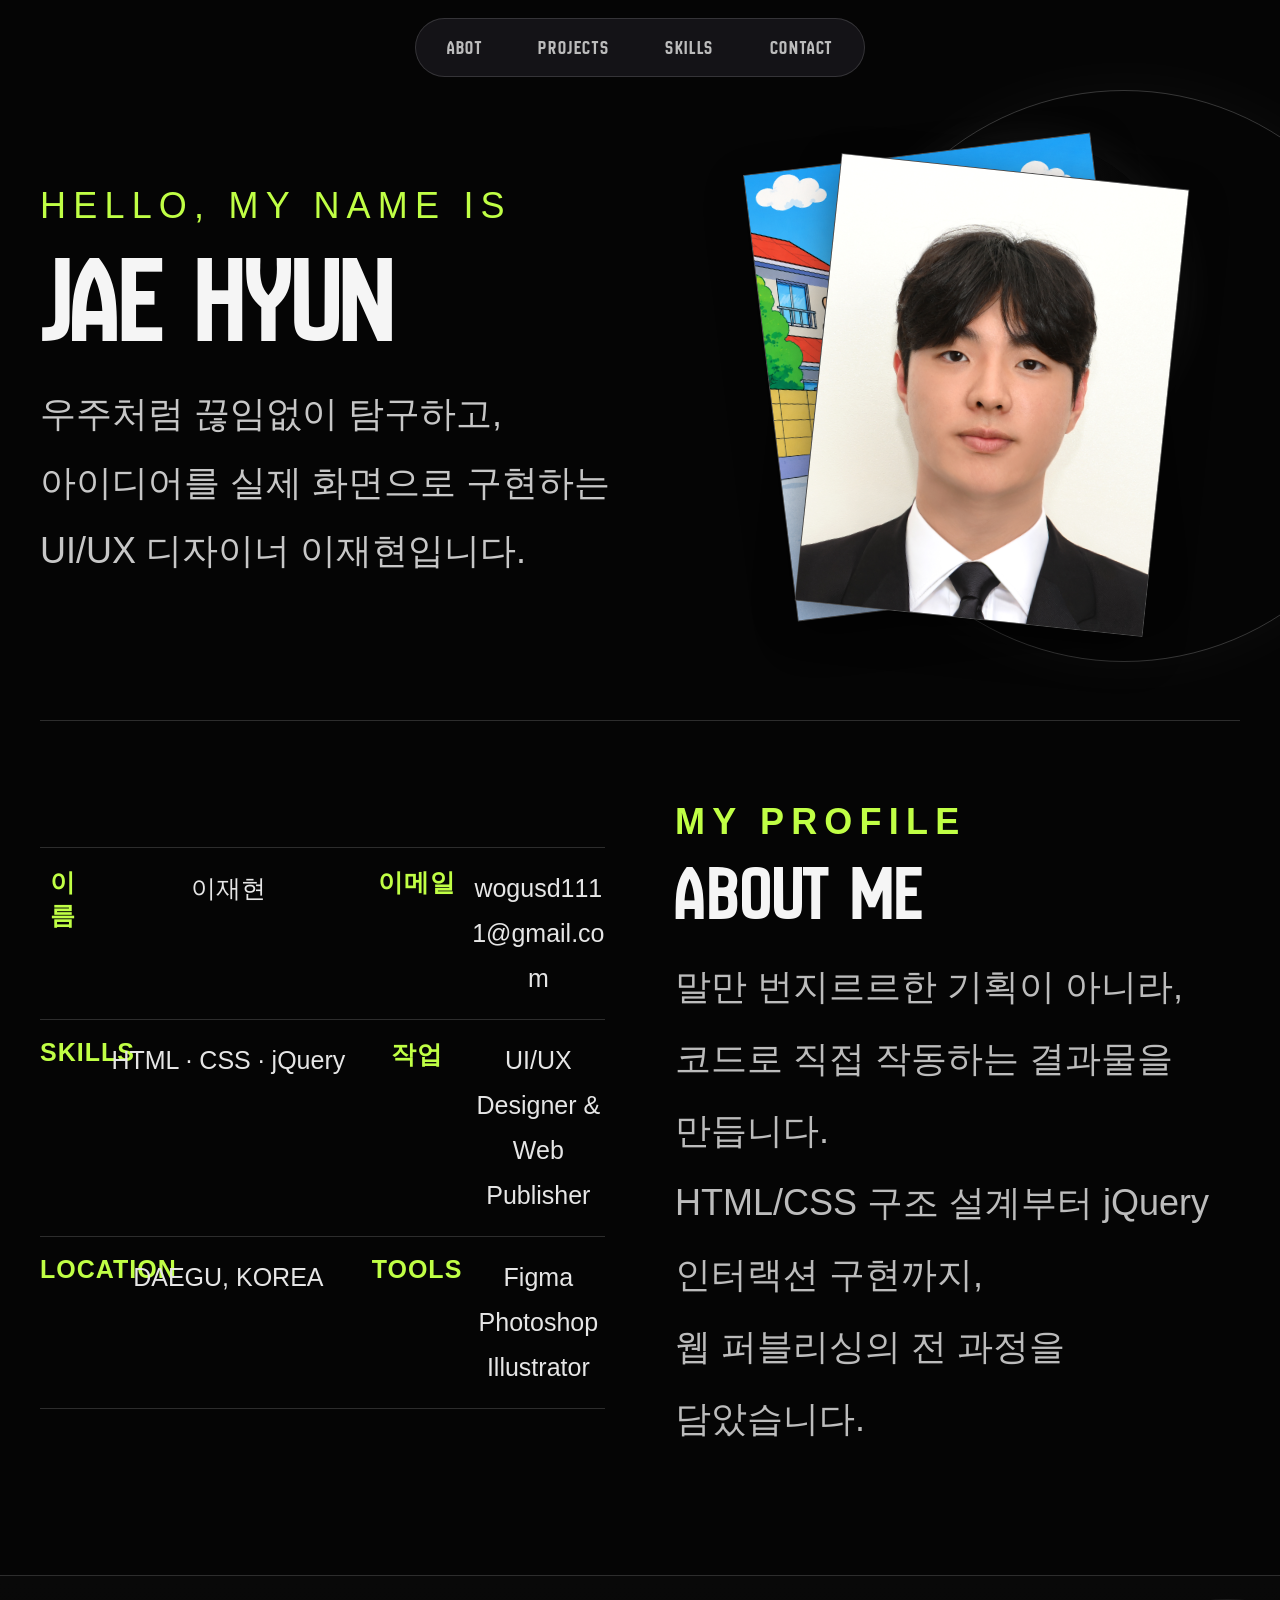
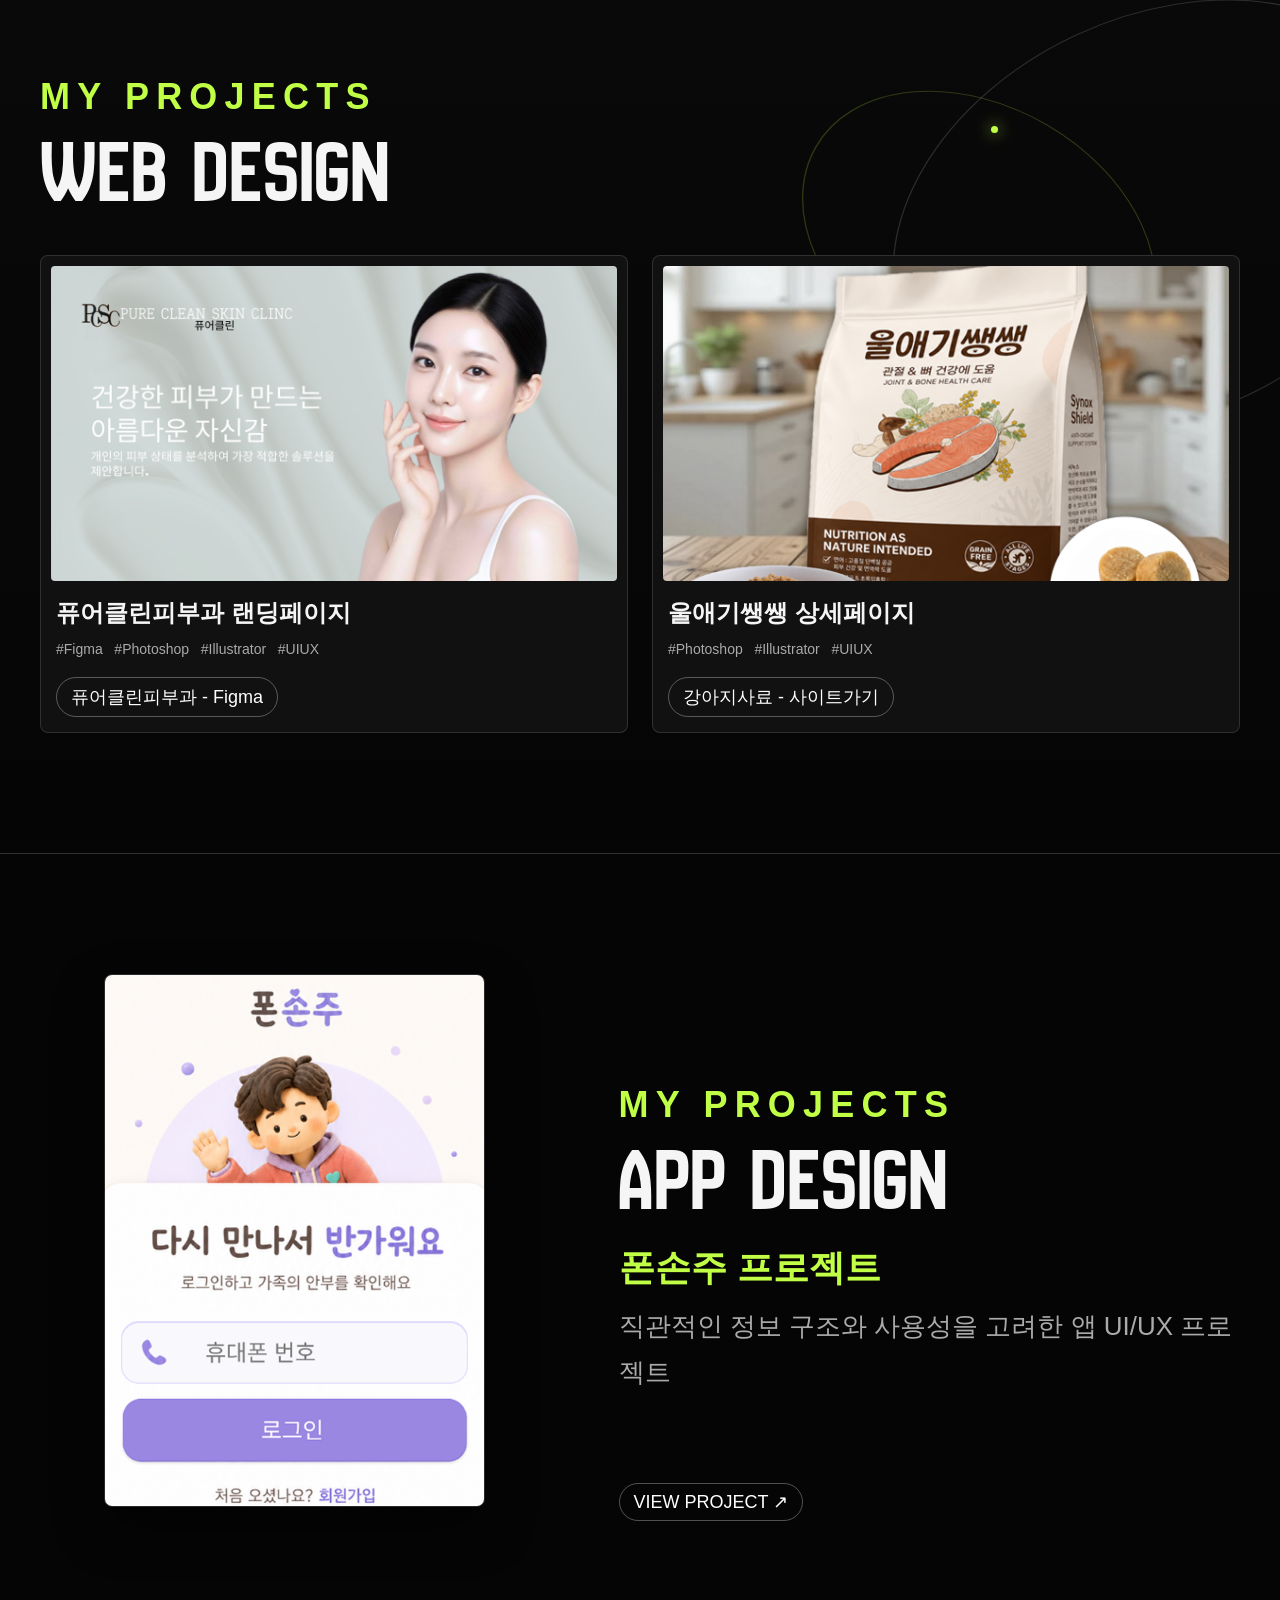
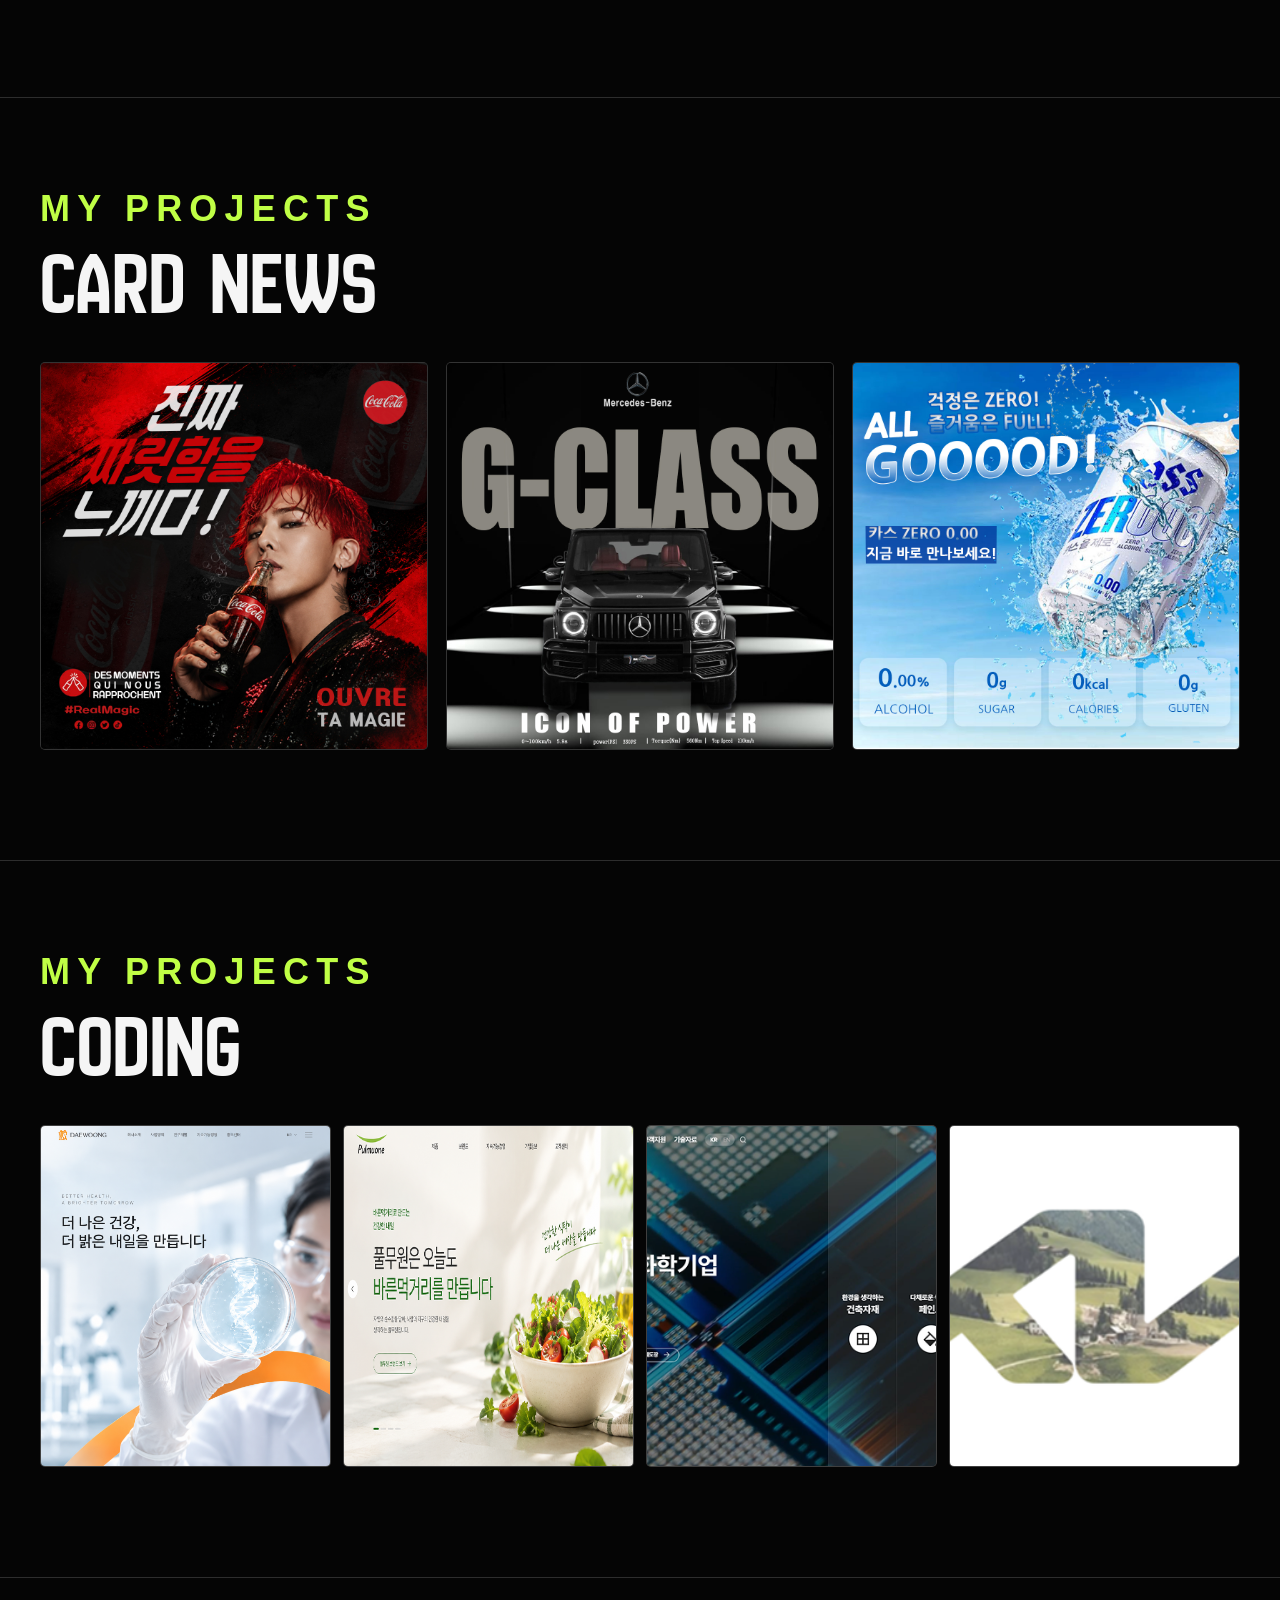
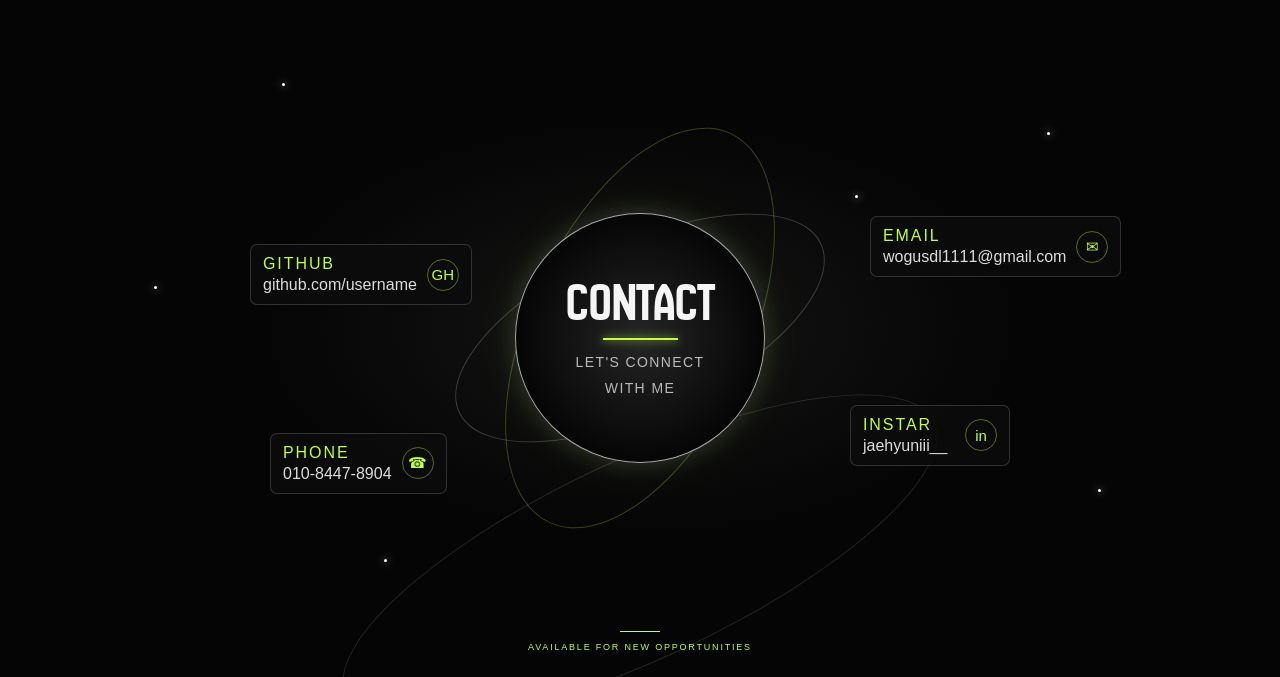
<file: index.html>
<!DOCTYPE html>
<html lang="en">

<head>
    <meta charset="UTF-8">
    <meta name="viewport" content="width=device-width, initial-scale=1.0">
    <title>Document</title>
    <link link href="https://fonts.googleapis.com/css2?family=New+Amsterdam&display=swap" rel="stylesheet">
    <link rel="stylesheet" href="css/style.css">
</head>

<body>
    <header>
        <div class="wrap">
            <div class="inner">
                <span>ABOT</span>
                <span>PROJECTS</span>
                <span>SKILLS</span>
                <span>CONTACT</span>
            </div>
        </div>
    </header>
    <main>
        <section class="one">
            <div class="wrap">
                <div class="text">
                    <span>HELLO, MY NAME IS</span>
                    <H2>JAE HYUN</H2>
                    <span>우주처럼 끊임없이 탐구하고,<br>
                        아이디어를 실제 화면으로 구현하는<br>
                        UI/UX 디자이너 이재현입니다.</span>
                </div>
                <div class="profile">
                    <img src="img/profile2.jpg.png" alt="프로필">
                    <img src="img/profile1.jpg" alt="프로필">
                </div>
            </div>
        </section>
        <section class="about">
            <!-- 왼쪽 정보 영역 -->
            <div class="about-info">

                <!-- 1번째 줄 -->
                <div class="info-row">

                    <div class="info-title">
                        이름
                    </div>

                    <div class="info-content">
                        이재현
                    </div>

                    <div class="info-title">
                        이메일
                    </div>

                    <div class="info-content email">
                        wogusd1111@gmail.com
                    </div>

                </div>


                <!-- 2번째 줄 -->
                <div class="info-row">

                    <div class="info-title">
                        SKILLS
                    </div>

                    <div class="info-content">
                        HTML · CSS · jQuery
                    </div>

                    <div class="info-title">
                        작업
                    </div>

                    <div class="info-content">
                        UI/UX Designer &<br>
                        Web Publisher
                    </div>

                </div>


                <!-- 3번째 줄 -->
                <div class="info-row">

                    <div class="info-title">
                        LOCATION
                    </div>

                    <div class="info-content">
                        DAEGU, KOREA
                    </div>

                    <div class="info-title">
                        TOOLS
                    </div>

                    <div class="info-content">
                        Figma Photoshop<br>
                        Illustrator
                    </div>

                </div>

            </div>


            <!-- 오른쪽 ABOUT 영역 -->
            <div class="about-text">

                <span class="small-title">
                    MY PROFILE
                </span>

                <h2>
                    ABOUT ME
                </h2>

                <p>
                    말만 번지르르한 기획이 아니라,<br>
                    코드로 직접 작동하는 결과물을 만듭니다.<br>
                    HTML/CSS 구조 설계부터 jQuery 인터랙션 구현까지,<br>
                    웹 퍼블리싱의 전 과정을 담았습니다.
                </p>

            </div>

        </section>
        <section class="design">

            <!-- 배경 우주 장식 -->
            <div class="orbit orbit1"></div>
            <div class="orbit orbit2"></div>
            <span class="orbit-dot"></span>

            <!-- 섹션 타이틀 -->
            <div class="projects-title">
                <span>MY PROJECTS</span>
                <h2>WEB DESIGN</h2>
            </div>

            <!-- 프로젝트 목록 -->
            <div class="project-list">

                <!-- PROJECT 01 -->
                <article class="project-card">

                    <div class="project-img">
                        <img src="img/web1.png" alt="퓨어클린 피부과">
                    </div>

                    <div class="project-info">

                        <div>
                            <h3>퓨어클린피부과 랜딩페이지</h3>

                            <p class="hashtags">
                                #Figma&nbsp;&nbsp;
                                #Photoshop&nbsp;&nbsp;
                                #Illustrator&nbsp;&nbsp;
                                #UIUX
                            </p>
                        </div>

                        <a href="https://www.figma.com/design/3j2IHDsOmoVNHOXTMTOVlp/%25ED%2593%25A8%25EC%2596%25B4%25ED%2581%25B4%25EB%25A6%25B0%25ED%2594%25BC%25EB%25B6%2580%25EA%25B3%25BC?node-id=0-1&p=f&t=xA0LuY28WvBnoT8p-0" class="project-btn">
                            퓨어클린피부과 - Figma
                        </a>

                    </div>

                </article>


                <!-- PROJECT 02 -->
                <article class="project-card">

                    <div class="project-img">
                        <img src="img/web2.png" alt="강아지 사료 프로젝트">
                    </div>

                    <div class="project-info">

                        <div>
                            <h3>울애기쌩쌩 상세페이지</h3>

                            <p class="project-desc">
                                #Photoshop&nbsp;&nbsp;
                                #Illustrator&nbsp;&nbsp;
                                #UIUX
                            </p>
                        </div>

                        <a href="#" class="project-btn">
                            강아지사료 - 사이트가기

                        </a>

                    </div>

                </article>

            </div>

        </section>
        <section class="app">
            <div class="appimg">
                <img src="img/appimg.png" alt="app">
            </div>
            <div class="apptext">
                <span>MY PROJECTS</span>
                <h2>APP DESIGN</h2>
                <span>폰손주 프로젝트</span>
                <p>직관적인 정보 구조와 사용성을 고려한 앱 UI/UX 프로젝트</p>
            </div>
            <a href="#" class="app-btn"></a>
        </section>
        <section class="cardnews">
            <div class="cardtext">
                <span>MY PROJECTS</span>
                <h2>CARD NEWS</h2>
            </div>
            <div class="slideimg">
                <img src="img/cardnews1.jpg" alt="cardnews">
                <img src="img/cardnews2.jpg" alt="cardnews">
                <img src="img/cardnews3.jpg" alt="cardnews">
            </div>
        </section>
        <section class="coding">
            <div class="codingtext">
                <span>MY PROJECTS</span>
                <h2>CODING</h2>
            </div>
            <div class="slideimg">
                <div class="coding-card">
                    <img src="img/coding1.png" alt="클론코딩">
                    <div class="hover-btns">
                        <a href="#">기존사이트</a>
                        <a href="#">내사이트</a>
                    </div>
                </div>
                <div class="coding-card">
                    <img src="img/coding2.png" alt="클론코딩">
                    <div class="hover-btns">
                        <a href="#">기존사이트</a>
                        <a href="#">내사이트</a>
                    </div>
                </div>
                <div class="coding-card">
                    <img src="img/coding3.png" alt="팀플클론코딩">
                    <div class="hover-btns">
                        <a href="#">기존사이트</a>
                        <a href="#">내사이트</a>
                    </div>
                </div>
                <div class="coding-card">
                    <img src="img/coding4.png" alt="팀플코딩">
                    <div class="hover-btns">
                        <a href="#">기존사이트</a>
                        <a href="#">내사이트</a>
                    </div>
                </div>
            </div>

        </section>

    </main>
    <footer>
        <section class="contact">

            <!-- 별 -->
            <span class="contact-star star1"></span>
            <span class="contact-star star2"></span>
            <span class="contact-star star3"></span>
            <span class="contact-star star4"></span>
            <span class="contact-star star5"></span>
            <span class="contact-star star6"></span>


            <!-- 궤도 -->
            <div class="contact-orbit orbit-horizontal"></div>
            <div class="contact-orbit orbit-vertical"></div>
            <div class="contact-orbit orbit-bottom"></div>


            <!-- 중앙 CONTACT -->
            <div class="contact-center">

                <div class="contact-circle">

                    <h2>CONTACT</h2>

                    <span class="contact-line"></span>

                    <p>
                        LET'S CONNECT<br>
                        WITH ME
                    </p>

                </div>

            </div>


            <!-- EMAIL -->
            <a href="mailto:your@email.com" class="contact-item email">

                <span class="item-title">EMAIL</span>

                <span class="item-address">
                    wogusdl1111@gmail.com
                </span>

                <span class="contact-icon">
                    ✉
                </span>

            </a>


            <!-- GITHUB -->
            <a href="#" class="contact-item github">

                <span class="item-title">GITHUB</span>

                <span class="item-address">
                    github.com/username
                </span>

                <span class="contact-icon">
                    GH
                </span>

            </a>


            <!-- LINKEDIN -->
            <a href="#" class="contact-item linkedin">

                <span class="item-title">INSTAR</span>

                <span class="item-address">
                    jaehyuniii__
                </span>

                <span class="contact-icon">
                    in
                </span>

            </a>


            <!-- PHONE -->
            <a href="tel:01012345678" class="contact-item phone">

                <span class="item-title">PHONE</span>

                <span class="item-address">
                    010-8447-8904
                </span>

                <span class="contact-icon">
                    ☎
                </span>

            </a>


            <!-- 하단 문구 -->
            <div class="contact-bottom">

                <span class="bottom-line"></span>

                <p>
                    AVAILABLE FOR NEW OPPORTUNITIES
                </p>

            </div>

        </section>
    </footer>
</body>

</html>
</file>
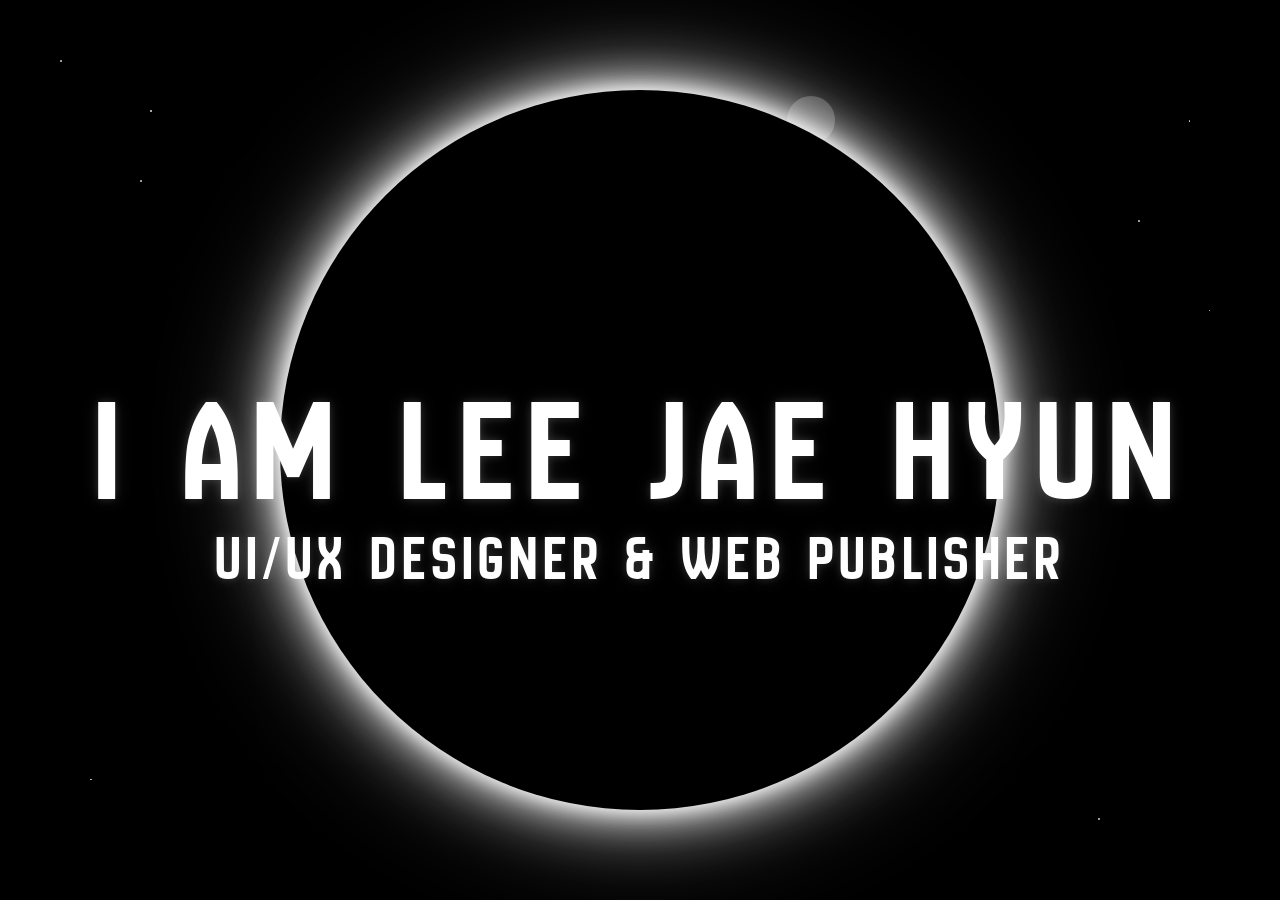
<file: intro.html>
<!DOCTYPE html>
<html lang="en">

<head>
    <meta charset="UTF-8">
    <meta name="viewport" content="width=device-width, initial-scale=1.0">
    <title>Document</title>
    <link link href="https://fonts.googleapis.com/css2?family=New+Amsterdam&display=swap" rel="stylesheet">
    <link rel="stylesheet" href="css/intro.css">
</head>

<body>
    <section class="intro">

        <!-- 배경 별 -->
        <span class="star s1"></span>
        <span class="star s2"></span>
        <span class="star s3"></span>
        <span class="star s4"></span>
        <span class="star s5"></span>
        <span class="star s6"></span>
        <span class="star s7"></span>
        <span class="star s8"></span>

        <!-- 오른쪽 작은 행성 -->
        <span class="planet planet1"></span>
        <span class="planet planet2"></span>
        <span class="blackbox"></span>
        <!-- 중앙 이클립스 -->
        <div class="eclipse-wrap">
            <div class="eclipse"></div>
            <h1>I AM LEE JAE HYUN</h1>
            <p>UI/UX DESIGNER & WEB PUBLISHER</p>
        </div>

    </section>
</body>

</html>
</file>
<file: css/style.css>
@charset "utf-8";

@import url("https://fonts.googleapis.com/css2?family=New+Amsterdam&family=Pretendard:wght@300;400;500;600;700;800&display=swap");

:root {
    --bg: #050505;
    --panel: #18171c;
    --text: #f5f5f5;
    --muted: #aaa;
    --line: rgba(255, 255, 255, 0.16);
    --accent: #c0ff45;
    --max-width: 1719px;
}

* {
    margin: 0;
    padding: 0;
    box-sizing: border-box;
}

html {
    font-size: 10px;
    scroll-behavior: smooth;
    scroll-padding-top: 90px;
}

body {
    font-family: "Pretendard", sans-serif;
    background: var(--bg);
    color: var(--text);
    overflow-x: hidden;
}

a {
    color: inherit;
    text-decoration: none;
}

img {
    display: block;
    max-width: 100%;
}

h2 {
    font-family: "New Amsterdam", sans-serif;
    font-size: 10rem;
    font-weight: 400;
    line-height: 0.95;
}

span {
    font-size: 3.6rem;
}

/* 공통 너비 */
.wrap {
    width: calc(100% - 8rem);
    max-width: var(--max-width);
    margin: 0 auto;
}

/* HEADER */
header {
    position: fixed;
    top: 1.8rem;
    left: 0;
    z-index: 100;
    width: 100%;
    padding: 0 2rem;
}

header .wrap {
    width: 45rem;
    padding: 0.7rem;
    border: 1px solid rgba(255, 255, 255, 0.14);
    border-radius: 5rem;
    background: rgba(24, 23, 28, 0.84);

}

header .inner {
    display: flex;
    align-items: center;
    justify-content: center;
    gap: 2rem;
}

header .inner span {
    display: inline-flex;
    align-items: center;
    justify-content: center;
    padding: 0.9rem 1.8rem;
    border-radius: 5rem;
    color: #bcbcbc;
    font-family: "New Amsterdam", sans-serif;
    font-size: 2rem;
    letter-spacing: 0.08em;
    cursor: pointer;
    transition: color 0.25s , 0.25s ;
}

header .inner span:hover {
    color: #000;
    background: #fff;
}

/* HERO */
section.one {
    position: relative;
    display: flex;
    align-items: center;
    min-height: 72rem;
    padding: 14rem 0 9rem;
    overflow: hidden;
    isolation: isolate;
}

section.one::before {
    content: "";
    position: absolute;
    z-index: -2;
    top: 9rem;
    right: -13rem;
    width: 57rem;
    aspect-ratio: 1;
    border: 1px solid rgba(255, 255, 255, 0.2);
    border-radius: 50%;
    box-shadow: 0 0 7rem rgba(255, 255, 255, 0.04);
}

section.one::after {
    content: "";
    position: absolute;
    z-index: -2;
    top: 14rem;
    right: 8%;
    width: 30rem;
    aspect-ratio: 1;
    border-radius: 50%;
    background: radial-gradient(circle at 35% 28%, #f1f1f1 0, #999 3%, #383838 15%, #101010 42%, #030303 68%);
    box-shadow: 0 0 5rem rgba(255, 255, 255, 0.12);
    opacity: 0.7;
}

section.one > .wrap {
    display: grid;
    grid-template-columns: 1fr 0.9fr;
    align-items: center;
    gap: 5rem;
}

.one .text {
    position: relative;
    z-index: 2;
}

.one .text > span:first-child {
    display: block;
    margin-bottom: 1.2rem;
    color: var(--accent);
    font-size: 3.6rem;
    letter-spacing: 0.2em;
}

.one .text h2 {
    margin-bottom: 2rem;
    font-size: clamp(8rem, 10vw, 13rem);
    letter-spacing: -0.025em;
}

.one .text > span:last-child {
    display: block;
    color: #c7c7c7;
    font-family: "Pretendard", sans-serif;
    font-size: 3.6rem;
    line-height: 1.9;
    word-break: keep-all;
}

.one .profile {
    position: relative;
    display: flex;
    align-items: center;
    justify-content: center;
    min-height: 34rem;
    isolation: isolate;
}

.one .profile::after {
    transform: scaleX(1.45) rotate(35deg);
    border-color: rgba(192, 255, 69, 0.25);
}

.one .profile img {
    position: absolute;
    width: 35rem;
    height: 45rem;
    object-fit: cover;
    background: #222;
    border: 1px solid rgba(255, 255, 255, 0.2);
    box-shadow: 0 1.5rem 4rem rgba(0, 0, 0, 0.45);
    transition: transform 0.4s;
}

.one .profile img:first-child {
    z-index: 1;
    transform: translate(-2.4rem, -0.8rem) rotate(-7deg);
}

.one .profile img:last-child {
    z-index: 2;
    transform: translate(2.4rem, 1rem) rotate(6deg);
}

.one .profile:hover img:first-child {
    transform: translate(-14rem, -1rem) rotate(-10deg);
}

.one .profile:hover img:last-child {
    transform: translate(4rem, 1.5rem) rotate(9deg);
}

/* ABOUT */
section.about {
    display: grid;
    grid-template-columns: 1fr 1fr;
    align-items: center;
    gap: 7rem;
    width: calc(100% - 8rem);
    max-width: var(--max-width);
    margin: 0 auto;
    padding: 8rem 0 12rem;
    border-top: 1px solid var(--line);
}

.about-info {
    border-top: 1px solid var(--line);
    text-align: center;
}

.info-row {
    display: grid;
    grid-template-columns: 4.5rem minmax(0, 2fr) 9rem minmax(0, 1fr);
    gap: 1rem;
    text-align: center;
    justify-content: center;
    padding: 1.8rem 0;
    border-bottom: 1px solid var(--line);
}

.info-title {
    color: var(--accent);
    font-size: 2.5rem;
    font-weight: 600;
    letter-spacing: 0.04em;
}

.info-content {
    min-width: 0;
    color: #e6e6e6;
    font-family: "Pretendard", sans-serif;
    font-size: 2.5rem;
    line-height: 1.8;
    overflow-wrap: anywhere;
}

.info-content.email {
    font-size: 2.5rem;
}

.about-text .small-title,
.projects-title > span,
.apptext > span:first-child,
.cardtext > span,
.codingtext > span {
    display: block;
    margin-bottom: 1.2rem;
    color: var(--accent);
    font-size: 3.6rem;
    font-weight: 600;
    letter-spacing: 0.2em;
}

.about-text h2 {
    margin-bottom: 2rem;
    font-size: clamp(5.5rem, 6.5vw, 8rem);
}

.about-text p {
    color: #bcbcbc;
    font-family: "Pretendard", sans-serif;
    font-size: 3.6rem;
    line-height: 2;
    word-break: keep-all;
}

/* WEB DESIGN */
section.design {
    position: relative;
    padding: 10rem max(4rem, calc((100% - var(--max-width)) / 2)) 12rem;
    overflow: hidden;
    border-top: 1px solid var(--line);
    border-bottom: 1px solid var(--line);
    background: linear-gradient(180deg, #090909, #050505);
}

.projects-title {
    position: relative;
    z-index: 2;
    margin-bottom: 4rem;
}

.projects-title h2,
.apptext h2,
.cardtext h2,
.codingtext h2 {
    font-size: clamp(5.5rem, 7vw, 9rem);
}

.orbit {
    position: absolute;
    pointer-events: none;
    border: 1px solid rgba(255, 255, 255, 0.15);
    border-radius: 50%;
}

.orbit1 {
    top: 4rem;
    right: -8rem;
    width: 40rem;
    height: 40rem;
    transform: rotate(-25deg) scaleX(1.4);
}

.orbit2 {
    top: 13rem;
    right: 13%;
    width: 27rem;
    height: 27rem;
    border-color: rgba(192, 255, 69, 0.2);
    transform: rotate(30deg) scaleX(1.4);
}

.orbit-dot {
    position: absolute;
    top: 15rem;
    right: 22%;
    width: 0.7rem;
    height: 0.7rem;
    border-radius: 50%;
    background: var(--accent);
    box-shadow: 0 0 1.5rem var(--accent);
}

.project-list {
    position: relative;
    z-index: 2;
    display: grid;
    grid-template-columns: repeat(2, minmax(0, 1fr));
    gap: 2.4rem;
}

.project-card {
    padding: 1rem;
    border: 1px solid rgba(255, 255, 255, 0.13);
    border-radius: 0.8rem;
    background: #111;
    transition: transform 0.3s ease, border-color 0.3s ease;
}

.project-card:hover {
    transform: translateY(-0.6rem);
    border-color: rgba(192, 255, 69, 0.65);
}

.project-img {
    aspect-ratio: 1.8 / 1;
    overflow: hidden;
    border-radius: 0.4rem;
}

.project-img img {
    width: 100%;
    object-fit: cover;
    transition: transform 0.5s ease;
}

.project-card:hover .project-img img {
    transform: scale(1.04);
}

.project-info {
    display: flex;
    flex-direction: column;
    align-items: flex-start;
    gap: 1.5rem;
    padding: 1.6rem 0.5rem 0.5rem;
}

.project-info h3 {
    margin-bottom: 0.8rem;
    font-family: "Pretendard", sans-serif;
    font-size: 2.4rem;
    font-weight: 600;
}

.hashtags,
.project-desc {
    color: var(--muted);
    font-family: "Pretendard", sans-serif;
    font-size: 1.4rem;
    line-height: 1.8;
}

.project-btn,
.app-btn {
    display: inline-flex;
    align-items: center;
    justify-content: center;
    min-height: 3.2rem;
    padding: 0.7rem 1.4rem;
    border: 1px solid rgba(255, 255, 255, 0.3);
    border-radius: 4rem;
    color: #fff;
    font-family: "Pretendard", sans-serif;
    font-size: 1.8rem;
    transition: 0.25s ease;
}

.project-btn:hover,
.app-btn:hover {
    color: #050505;
    border-color: var(--accent);
    background: var(--accent);
}

/* APP DESIGN */
section.app {
    display: grid;
    grid-template-columns: 0.9fr 1.1fr;
    align-items: center;
    gap: 7rem;
    width: calc(100% - 8rem);
    max-width: var(--max-width);
    margin: 0 auto;
    padding: 12rem 0;
}

.appimg {
    position: relative;
    display: grid;
    place-items: center;
    min-height: 32rem;
}

.appimg::before {
    content: "";
    position: absolute;
    width: 28rem;
    height: 28rem;
    border: 1px solid rgba(192, 255, 69, 0.25);
    border-radius: 50%;
}

.appimg img {
    position: relative;
    width: min(75%, 40rem);
    object-fit: contain;
    border: 1px solid rgba(255, 255, 255, 0.15);
    border-radius: 0.8rem;
    box-shadow: 0 2rem 5rem rgba(0, 0, 0, 0.45);
}

.apptext h2 {
    margin-bottom: 2rem;
}

.apptext > span:nth-of-type(2) {
    display: block;
    margin-bottom: 1rem;
    color: var(--accent);
    font-family: "Pretendard", sans-serif;
    font-size: 3.6rem;
    font-weight: 600;
}

.apptext p {
    color: var(--muted);
    font-family: "Pretendard", sans-serif;
    font-size: 2.6rem;
    line-height: 1.8;
}

.app-btn {
    grid-column: 2;
    justify-self: start;
    margin-top: -15rem;
}

.app-btn::after {
    content: "VIEW PROJECT ↗";
}

/* CARD NEWS */
section.cardnews,
section.coding {
    padding: 9rem max(4rem, calc((100% - var(--max-width)) / 2)) 11rem;
    border-top: 1px solid var(--line);
}

.cardtext,
.codingtext {
    margin-bottom: 3.5rem;
}

.slideimg {
    display: grid;
    grid-template-columns: repeat(3, minmax(0, 1fr));
    gap: 1.8rem;
}

.cardnews .slideimg img {
 
    aspect-ratio: 1 / 1;
    object-fit: cover;
    border: 1px solid rgba(255, 255, 255, 0.13);
    border-radius: 0.5rem;
    background: #151515;
    transition: transform 0.3s ease, border-color 0.3s ease;
}

.cardnews .slideimg img:hover {
    transform: translateY(-0.5rem);
    border-color: var(--accent);
}
/* CODING */
.coding .slideimg {
    display: grid;
    grid-template-columns: repeat(4, minmax(0, 1fr));
    gap: 1.2rem;
}

.coding-card {
    position: relative;
    width: 100%;
    aspect-ratio: 420.75 / 495;
    overflow: hidden;
    border: 1px solid rgba(255, 255, 255, 0.12);
    border-radius: 0.5rem;
    background: #242424;
}

/* 썸네일 이미지 */
.coding-card img {
    width: 100%;
    height: 100%;
    object-fit: cover;
    transition: transform 0.4s ease;
}

/* 호버 시 어두운 배경 */
.coding-card::after {
    content: "";
    position: absolute;
    inset: 0;
    z-index: 1;
    background: rgba(0, 0, 0, 0.55);
    opacity: 0;
    transition: opacity 0.3s ease;
    pointer-events: none;
}

/* 버튼 영역 */
.coding-card .hover-btns {
    position: absolute;
    top: 50%;
    left: 50%;
    z-index: 2;
    display: flex;
    flex-direction: column;
    align-items: center;
    gap: 0.8rem;
    width: 100%;
    opacity: 0;
    visibility: hidden;
    transform: translate(-50%, -40%);
    transition: 0.3s ease;
}

/* 버튼 */
.coding-card .hover-btns a {
    display: flex;
    align-items: center;
    justify-content: center;
    width: 10rem;
    min-height: 3.2rem;
    padding: 0.8rem 1rem;
    border: 1px solid rgba(255, 255, 255, 0.25);
    border-radius: 3rem;
    background: #444;
    color: #fff;
    font-family: "Pretendard", sans-serif;
    font-size: 1.5rem;
    transition: 0.25s ease;
}

/* 버튼 호버 */
.coding-card .hover-btns a:hover {
    border-color: var(--accent);
    background: var(--accent);
    color: #000;
}

/* 카드 호버 효과 */
.coding-card:hover::after {
    opacity: 1;
}

.coding-card:hover img {
    transform: scale(1.05);
}

.coding-card:hover .hover-btns {
    opacity: 1;
    visibility: visible;
    transform: translate(-50%, -50%);
}

/* CONTACT */
section.contact {
    position: relative;
    display: grid;
    place-items: center;
    min-height: 70rem;
    padding: 10rem 2rem 8rem;
    overflow: hidden;
    isolation: isolate;
    border-top: 1px solid var(--line);
    background: radial-gradient(ellipse at center, #151515 0%, #050505 42%);
}

.contact-center {
    position: relative;
    z-index: 2;
    display: grid;
    place-items: center;
}

.contact-circle {
    display: flex;
    flex-direction: column;
    align-items: center;
    justify-content: center;
    width: 25rem;
    height: 25rem;
    border: 1px solid rgba(255, 255, 255, 0.65);
    border-radius: 50%;
    background: radial-gradient(circle, #252525, #050505 72%);
    box-shadow: 0 0 2.5rem rgba(255, 255, 255, 0.13), 0 0 6rem rgba(192, 255, 69, 0.08);
    text-align: center;
}

.contact-circle h2 {
    font-size: 5.6rem;
}

.contact-line {
    display: block;
    width: 7.5rem;
    height: 0.2rem;
    margin: 1rem 0;
    background: var(--accent);
    box-shadow: 0 0 1rem var(--accent);
}

.contact-circle p {
    color: #bbb;
    font-family: "Pretendard", sans-serif;
    font-size: 1.4rem;
    line-height: 1.8;
    letter-spacing: 0.1em;
}

.contact-orbit {
    position: absolute;
    z-index: -1;
    top: 50%;
    left: 50%;
    width: 40rem;
    height: 17rem;
    border: 1px solid rgba(255, 255, 255, 0.2);
    border-radius: 50%;
    transform: translate(-50%, -50%) rotate(-25deg);
    pointer-events: none;
}

.orbit-vertical {
    width: 22rem;
    height: 43rem;
    border-color: rgba(192, 255, 69, 0.25);
    transform: translate(-50%, -50%) rotate(25deg);
}

.orbit-bottom {
    top: 83%;
    width: 65rem;
    height: 20rem;
    border-color: rgba(255, 255, 255, 0.12);
}

.contact-star {
    position: absolute;
    z-index: -1;
    width: 0.3rem;
    height: 0.3rem;
    border-radius: 50%;
    background: #fff;
    box-shadow: 0 0 0.8rem #fff;
}

.star1 { top: 15%; left: 22%; }
.star2 { top: 22%; right: 18%; }
.star3 { top: 44%; left: 12%; }
.star4 { top: 73%; right: 14%; }
.star5 { top: 83%; left: 30%; }
.star6 { top: 31%; right: 33%; }

.contact-item {
    position: absolute;
    z-index: 3;
    display: grid;
    grid-template-columns: 1fr auto;
    align-items: center;
    gap: 0.3rem 1rem;
    min-width: 16rem;
    padding: 1rem 1.2rem;
    border: 1px solid rgba(255, 255, 255, 0.16);
    border-radius: 0.7rem;
    background: rgba(12, 12, 12, 0.86);
    transition: border-color 0.25s ease, transform 0.25s ease;
}

.contact-item:hover {
    border-color: var(--accent);
    transform: translateY(-0.3rem);
}

.item-title {
    color: var(--accent);
    font-size: 1.6rem;
    letter-spacing: 0.12em;
}

.item-address {
    grid-column: 1;
    color: #ddd;
    font-family: "Pretendard", sans-serif;
    font-size: 1.6rem;
    overflow-wrap: anywhere;
}

.contact-icon {
    grid-column: 2;
    grid-row: 1 / span 2;
    display: grid;
    place-items: center;
    width: 3.2rem;
    height: 3.2rem;
    border: 1px solid rgba(192, 255, 69, 0.4);
    border-radius: 50%;
    color: var(--accent);
    font-size: 1.5rem;
}

.contact-item.email { top: 34%; left: calc(50% + 23rem); }
.contact-item.github { top: 38%; left: calc(50% - 39rem); }
.contact-item.linkedin { top: 61%; left: calc(50% + 21rem); }
.contact-item.phone { top: 65%; left: calc(50% - 37rem); }

.contact-bottom {
    position: absolute;
    bottom: 2.5rem;
    left: 2rem;
    right: 2rem;
    display: flex;
    flex-direction: column;
    align-items: center;
    gap: 1rem;
}

.bottom-line {
    display: block;
    width: 4rem;
    height: 1px;
    background: var(--accent);
}

.contact-bottom p {
    color: var(--accent);
    font-size: 0.9rem;
    letter-spacing: 0.2em;
    text-align: center;
}

/* TABLET */
@media (max-width: 900px) {
    .wrap,
    section.about,
    section.app {
        width: calc(100% - 5rem);
    }

    section.one {
        min-height: auto;
        padding: 14rem 0 7rem;
    }

    section.one > .wrap {
        grid-template-columns: 1fr;
        gap: 3rem;
    }

    .one .text h2 {
        font-size: clamp(8rem, 16vw, 12rem);
    }

    .one .profile {
        min-height: 27rem;
    }

    section.about {
        grid-template-columns: 1fr;
        gap: 4rem;
        padding: 7rem 0 9rem;
    }

    section.app {
        grid-template-columns: 1fr;
        gap: 3rem;
        padding: 8rem 0;
    }

    .app-btn {
        grid-column: 1;
        margin-top: 0;
    }

    .contact-item.email { top: 23%; left: auto; right: 3%; }
    .contact-item.github { top: 30%; left: 3%; }
    .contact-item.linkedin { top: 69%; left: auto; right: 3%; }
    .contact-item.phone { top: 76%; left: 3%; }
}

/* MOBILE */
@media (max-width: 600px) {
    html {
        font-size: 9px;
    }

    header {
        top: 1rem;
        padding: 0 1rem;
    }

    header .wrap {
        width: 100%;
        padding: 0.5rem;
    }

    header .inner {
        gap: 0;
    }

    header .inner span {
        flex: 1;
        padding: 0.9rem 0.3rem;
        font-size: 1.1rem;
        letter-spacing: 0.02em;
    }

    .wrap,
    section.about,
    section.app {
        width: calc(100% - 3.6rem);
    }

    section.one {
        padding: 12rem 0 5rem;
    }

    section.one::before {
        top: 7rem;
        right: -23rem;
        width: 48rem;
    }

    section.one::after {
        top: 10rem;
        right: 1%;
        width: 19rem;
    }

    section.one > .wrap {
        gap: 2rem;
    }

    .one .text > span:first-child {
        font-size: 1rem;
    }

    .one .text h2 {
        margin-bottom: 1.5rem;
        font-size: clamp(7rem, 19vw, 10rem);
    }

    .one .text > span:last-child {
        font-size: 1.2rem;
    }

    .one .profile {
        min-height: 23rem;
    }

    .one .profile::before,
    .one .profile::after {
        width: 19rem;
        height: 19rem;
    }

    .one .profile img {
        width: 12rem;
        height: 17rem;
    }

    section.about {
        gap: 3.5rem;
        padding: 5rem 0 7rem;
    }

    .info-row {
        grid-template-columns: 6.5rem minmax(0, 1fr);
        gap: 0.7rem 1rem;
        padding: 1.4rem 0;
    }

    .info-title { font-size: 0.9rem; }
    .info-content { font-size: 1.05rem; }
    .about-text h2 { font-size: 6rem; }
    .about-text p { font-size: 1.1rem; }

    section.design,
    section.cardnews,
    section.coding {
        padding: 7rem 1.8rem 8rem;
    }

    .projects-title,
    .cardtext,
    .codingtext {
        margin-bottom: 2.8rem;
    }

    .projects-title h2,
    .apptext h2,
    .cardtext h2,
    .codingtext h2 {
        font-size: 6rem;
    }

    .project-list {
        grid-template-columns: 1fr;
        gap: 1.8rem;
    }

    .project-info h3 { font-size: 1.3rem; }
    .hashtags,
    .project-desc { font-size: 1rem; }

    section.app {
        padding: 7rem 0;
    }

    .appimg { min-height: 27rem; }
    .appimg::before { width: 23rem; height: 23rem; }
    .appimg img { width: min(70%, 23rem); }
    .apptext p { font-size: 1.1rem; }

    .slideimg {
        grid-template-columns: 1fr;
        gap: 1.3rem;
    }

    .cardnews .slideimg img {
        aspect-ratio: 1.35 / 1;
    }

    .coding .slideimg {
        grid-template-columns: repeat(2, minmax(0, 1fr));
        gap: 1rem;
    }

    section.contact {
        min-height: 64rem;
        padding: 8rem 1rem 7rem;
    }

    .contact-circle {
        width: 15rem;
        height: 15rem;
    }

    .contact-circle h2 { font-size: 3.3rem; }

    .contact-orbit {
        width: 29rem;
        height: 13rem;
    }

    .orbit-vertical {
        width: 17rem;
        height: 36rem;
    }

    .orbit-bottom {
        width: 43rem;
        height: 15rem;
    }

    .contact-item {
        min-width: 13rem;
        max-width: 15rem;
        padding: 0.8rem;
        gap: 0.3rem 0.6rem;
    }

    .item-title { font-size: 0.8rem; }
    .item-address { font-size: 0.8rem; }
    .contact-icon { width: 2.3rem; height: 2.3rem; }

    .contact-item.email { top: 17%; right: 2%; left: auto; }
    .contact-item.github { top: 29%; left: 2%; }
    .contact-item.linkedin { top: 68%; right: 2%; left: auto; }
    .contact-item.phone { top: 78%; left: 2%; }

    .contact-bottom p {
        font-size: 0.8rem;
        letter-spacing: 0.1em;
    }
}

@media (max-width: 370px) {
    header .inner span {
        font-size: 1rem;
        padding-inline: 0.2rem;
    }

    .contact-item {
        min-width: 11.5rem;
        max-width: 13rem;
    }

    .contact-item.email { right: 1%; }
    .contact-item.github { left: 1%; }
    .contact-item.linkedin { right: 1%; }
    .contact-item.phone { left: 1%; }
}

@media (prefers-reduced-motion: reduce) {
    *,
    *::before,
    *::after {
        scroll-behavior: auto !important;
        transition-duration: 0.01ms !important;
    }
}
</file>
<file: css/intro.css>
@charset "utf-8" ; 

* {
    margin: 0 auto;
    padding: 0;
    box-sizing: border-box;
}
body {
    font-family:  "New Amsterdam", sans-serif;
    background-color: black;
}
html {
    font-size: 10px;
}
.intro {
  width: 100%;
  height: 100vh;
  position: relative;
  overflow: hidden;
  background: #000;
}

/* =========================
ECLIPSE
========================= */
.eclipse-wrap {
    position: absolute;
    left: 50%;
    top: 50%;
    transform: translate(-50%, -50%);
    width: 100%;
    display: flex;
    justify-content: center;
    align-items: center;
}

.eclipse {
  width: 72rem;
  height: 72rem;
  border-radius: 50%;
  background: #000;
  box-shadow:
    0 0 18px rgba(255,255,255,0.95),
    0 0 40px rgba(255,255,255,0.9),
    0 0 70px rgba(255,255,255,0.7),
    0 0 120px rgba(255,255,255,0.45);
  animation: glowPulse 3s ease-in-out infinite;
}

.eclipse-wrap h1 {
  position: absolute;
  left: 50%;
  top: 50%;
  transform: translate(-50%, -50%);
  color: #fff;
  font-size: clamp(4rem, 5vw, 7rem);
  letter-spacing: 0.08em;
  font-weight: 400;
  white-space: nowrap;
  font-size: 15rem;
  text-shadow:
    0 0 8px rgba(255,255,255,0.15),
    0 0 18px rgba(255,255,255,0.1);
}
.eclipse-wrap P {
  position: absolute;
  left: 50%;
  top: 65%;
  font-size: 4rem;
  transform: translate(-50%, -50%);
  color: #fff;
  font-size: clamp(4rem, 5vw, 7rem);
  letter-spacing: 0.08em;
  font-weight: 400;
  white-space: nowrap;
  text-shadow:
    0 0 8px rgba(255,255,255,0.15),
    0 0 18px rgba(255,255,255,0.1);
}

/* =========================
   STARS
========================= */
.star {
  position: absolute;
  border-radius: 50%;
  background: rgba(255,255,255,0.8);
  animation: twinkle 2.5s infinite ease-in-out;
}

.s1 { width: 2px; height: 2px; top: 60px; left: 60px; }
.s2 { width: 1.5px; height: 1.5px; top: 110px; left: 150px; }
.s3 { width: 2px; height: 2px; top: 180px; left: 140px; }
.s4 { width: 1.5px; height: 1.5px; top: 120px; right: 90px; }
.s5 { width: 2px; height: 2px; top: 220px; right: 140px; }
.s6 { width: 1px; height: 1px; top: 310px; right: 70px; }
.s7 { width: 1.5px; height: 1.5px; bottom: 120px; left: 90px; }
.s8 { width: 2px; height: 2px; bottom: 80px; right: 180px; }

/* =========================
   PLANETS
========================= */
.planet {
  position: absolute;
  border-radius: 50%;
}

.planet1 {
  width: 14px;
  height: 14px;
  top: 135px;
  right: 505px;
  background: #bdbdbd;
}

.planet2 {
  width: 48px;
  height: 48px;
  top: 96px;
  right: 445px;
  background: #3b3b3b;
  opacity: 0.95;
}
.blackbox {
    width: 45rem;
    height: 45rem;
    background-color: #fff;
    z-index: 99;
    
}

/* =========================
   ANIMATION
========================= */
@keyframes glowPulse {
  0%, 100% {
    box-shadow:
      0 0 18px rgba(255,255,255,0.95),
      0 0 40px rgba(255,255,255,0.9),
      0 0 70px rgba(255,255,255,0.7),
      0 0 120px rgba(255,255,255,0.45);
  }
  50% {
    box-shadow:
      0 0 20px rgba(255,255,255,1),
      0 0 48px rgba(255,255,255,0.95),
      0 0 85px rgba(255,255,255,0.78),
      0 0 135px rgba(255,255,255,0.55);
  }
}

@keyframes twinkle {
  0%, 100% {
    opacity: 0.25;
    transform: scale(1);
  }
  50% {
    opacity: 1;
    transform: scale(1.8);
  }
}

/* =========================
   RESPONSIVE
========================= */
@media (max-width: 768px) {
  .intro {
    width: calc(100% - 30px);
    height: 420px;
  }

  .eclipse-wrap {
    width: 38rem;
    height: 38rem;
  }

  .eclipse {
    width: 26rem;
    height: 26rem;
  }

  .planet2 {
    width: 32px;
    height: 32px;
    right: 90px;
    top: 70px;
  }

  .planet1 {
    right: 135px;
    top: 90px;
  }
}
</file>
